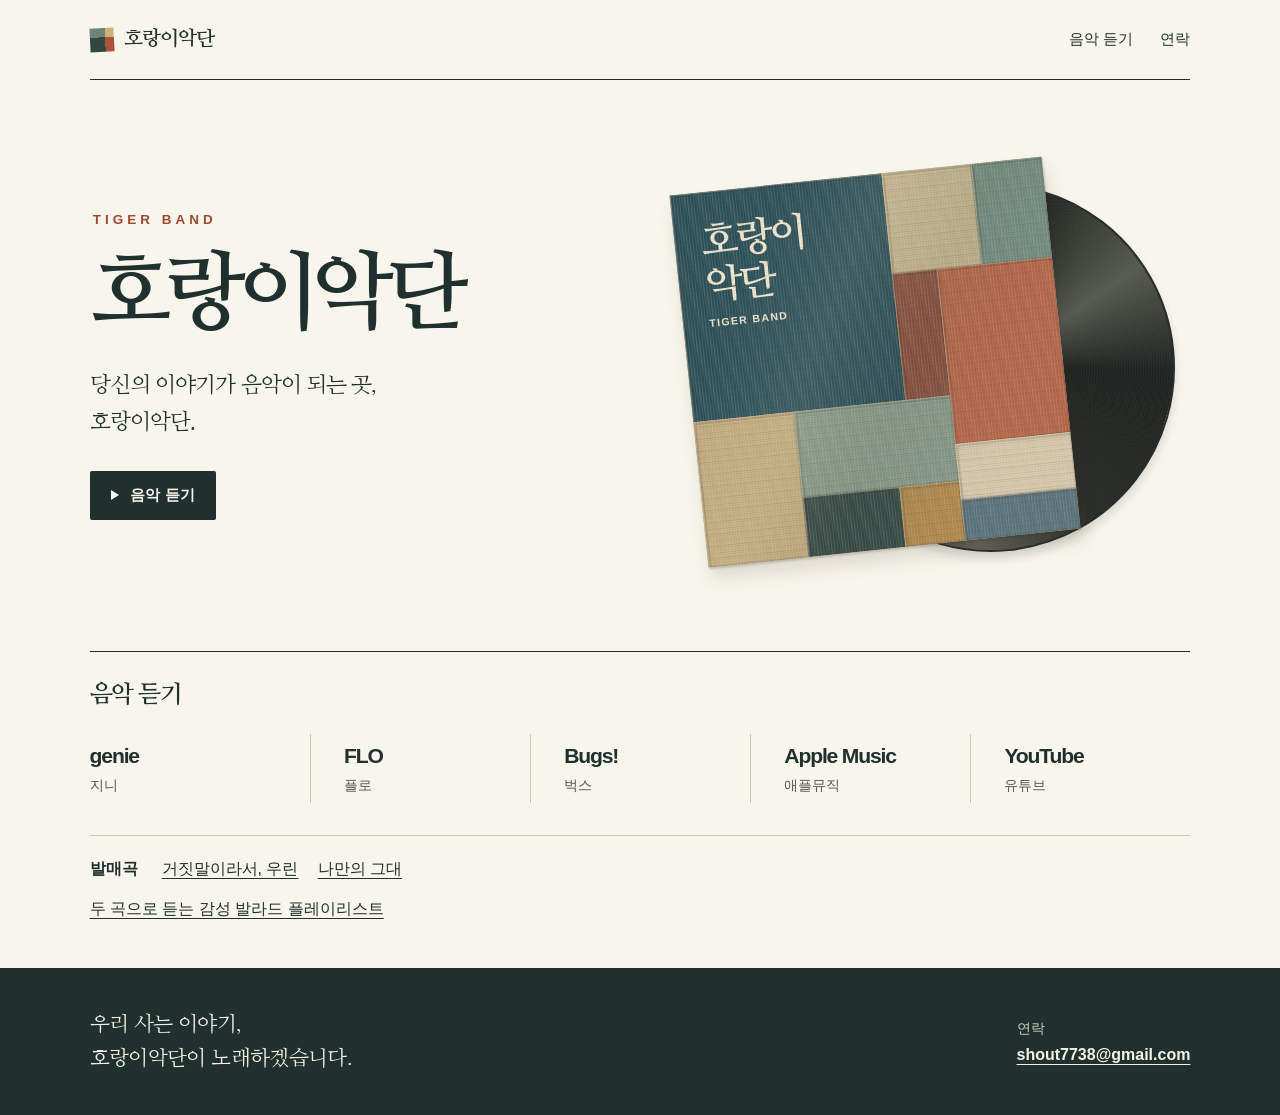
<file: index.html>
<!doctype html>
<html lang="ko">
<head>
  <meta charset="utf-8">
  <meta name="viewport" content="width=device-width, initial-scale=1">
  <meta name="theme-color" content="#f8f5ec">
  <meta name="description" content="호랑이악단(TIGER BAND)의 한국 발라드 ‘거짓말이라서, 우린’과 ‘나만의 그대’. 밤에 듣는 음악을 찾는 분을 위한 두 곡의 감상 가이드와 공식 음악 채널을 만나보세요.">
  <meta property="og:title" content="호랑이악단 · TIGER BAND">
  <meta property="og:description" content="우리 사는 이야기, 호랑이악단이 노래하겠습니다.">
  <meta property="og:site_name" content="호랑이악단">
  <meta property="og:type" content="website">
  <meta property="og:url" content="https://tiger-band.github.io/">
  <meta property="og:locale" content="ko_KR">
  <meta property="og:image" content="https://tiger-band.github.io/tiger-band-social.jpg">
  <meta property="og:image:type" content="image/jpeg">
  <meta property="og:image:width" content="1200">
  <meta property="og:image:height" content="630">
  <meta property="og:image:alt" content="한지빛 바탕에 호랑이악단 이름과 조각보 음반 재킷, 검은 레코드판">
  <meta name="twitter:card" content="summary_large_image">
  <meta name="twitter:image" content="https://tiger-band.github.io/tiger-band-social.jpg">
  <meta name="twitter:image:alt" content="한지빛 바탕에 호랑이악단 이름과 조각보 음반 재킷, 검은 레코드판">
  <title>호랑이악단 (TIGER BAND) 공식 홈페이지 · 감성 발라드 듣기</title>
  <link rel="canonical" href="https://tiger-band.github.io/">
  <script type="application/ld+json">
  {
    "@context": "https://schema.org",
    "@graph": [
      {
        "@type": "WebSite",
        "@id": "https://tiger-band.github.io/#website",
        "url": "https://tiger-band.github.io/",
        "name": "호랑이악단",
        "alternateName": "TIGER BAND",
        "inLanguage": "ko",
        "publisher": {
          "@id": "https://tiger-band.github.io/#band"
        }
      },
      {
        "@type": "MusicGroup",
        "@id": "https://tiger-band.github.io/#band",
        "name": "호랑이악단",
        "alternateName": "TIGER BAND",
        "url": "https://tiger-band.github.io/",
        "logo": "https://tiger-band.github.io/apple-touch-icon.png",
        "email": "shout7738@gmail.com",
        "sameAs": [
          "https://www.genie.co.kr/detail/artistInfo?xxnm=83567126",
          "https://www.music-flo.com/detail/artist/415296910/track?sortType=POPULARITY&roleType=ALL",
          "https://music.bugs.co.kr/artist/20274034?wl_ref=list_ar_02_search",
          "https://music.apple.com/kr/artist/%ED%98%B8%EB%9E%91%EC%9D%B4%EC%95%85%EB%8B%A8/6837998648",
          "https://www.youtube.com/@lalaentertainment2"
        ]
      }
    ]
  }
  </script>
  <link rel="icon" href="/favicon.ico" sizes="16x16 32x32 48x48">
  <link rel="apple-touch-icon" sizes="180x180" href="/apple-touch-icon.png">
  <link rel="stylesheet" href="./style.css">
</head>
<body id="top">
  <a class="skip" href="#main">본문으로 이동</a>
  <header class="wrap mast">
    <a class="brand" href="#top" aria-label="호랑이악단 처음으로"><i class="mark" aria-hidden="true"></i>호랑이악단</a>
    <nav aria-label="주 메뉴"><a href="#listen">음악 듣기</a><a href="#contact">연락</a></nav>
  </header>
  <main id="main">
    <section class="wrap hero" aria-labelledby="title">
      <div class="intro">
        <p class="roman" lang="en">TIGER BAND</p>
        <h1 id="title">호랑이악단</h1>
        <p class="tag">당신의 이야기가 음악이 되는 곳,<br>호랑이악단.</p>
        <a class="play" href="#listen"><i aria-hidden="true"></i>음악 듣기</a>
      </div>
      <div class="art" role="img" aria-label="쪽빛과 감빛 천 조각을 이은 조각보 음반 재킷과 그 옆으로 보이는 검은 레코드판">
        <div class="record"></div>
        <div class="sleeve">
          <div class="patch indigo"></div><div class="patch flax"></div><div class="patch jade"></div>
          <div class="patch chestnut"></div><div class="patch russet"></div><div class="patch oat"></div>
          <div class="patch celadon"></div><div class="patch coal"></div><div class="patch ochre"></div>
          <div class="patch cream"></div><div class="patch blue"></div>
          <div class="imprint" aria-hidden="true"><span>호랑이<br>악단</span><small>TIGER BAND</small></div>
        </div>
      </div>
    </section>
    <section class="wrap listen" id="listen" aria-labelledby="listen-title">
      <h2 id="listen-title">음악 듣기</h2>
      <ul class="services">
        <li><a href="https://www.genie.co.kr/detail/artistInfo?xxnm=83567126"><b lang="en">genie</b><span>지니</span></a></li>
        <li><a href="https://www.music-flo.com/detail/artist/415296910/track?sortType=POPULARITY&amp;roleType=ALL"><b lang="en">FLO</b><span>플로</span></a></li>
        <li><a href="https://music.bugs.co.kr/artist/20274034?wl_ref=list_ar_02_search"><b lang="en">Bugs!</b><span>벅스</span></a></li>
        <li><a href="https://music.apple.com/kr/artist/%ED%98%B8%EB%9E%91%EC%9D%B4%EC%95%85%EB%8B%A8/6837998648"><b lang="en">Apple Music</b><span>애플뮤직</span></a></li>
        <li><a href="https://www.youtube.com/@lalaentertainment2"><b lang="en">YouTube</b><span>유튜브</span></a></li>
      </ul>
      <div class="releases">
        <h3>발매곡</h3>
        <ul aria-label="애플뮤직에서 듣기">
          <li><a href="https://music.apple.com/kr/album/%EA%B1%B0%EC%A7%93%EB%A7%90%EC%9D%B4%EB%9D%BC%EC%84%9C-%EC%9A%B0%EB%A6%B0/6838153422?i=6838153431">거짓말이라서, 우린</a></li>
          <li><a href="https://music.apple.com/kr/album/%EB%82%98%EB%A7%8C%EC%9D%98-%EA%B7%B8%EB%8C%80/6838153635?i=6838153637">나만의 그대</a></li>
        </ul>
      </div>
      <p class="guide-link"><a href="/listening/">두 곡으로 듣는 감성 발라드 플레이리스트</a></p>
    </section>
  </main>
  <footer id="contact">
    <div class="wrap foot">
      <p>우리 사는 이야기,<br>호랑이악단이 노래하겠습니다.</p>
      <div><h2>연락</h2><a href="mailto:shout7738@gmail.com">shout7738@gmail.com</a></div>
    </div>
  </footer>
</body>
</html>
</file>
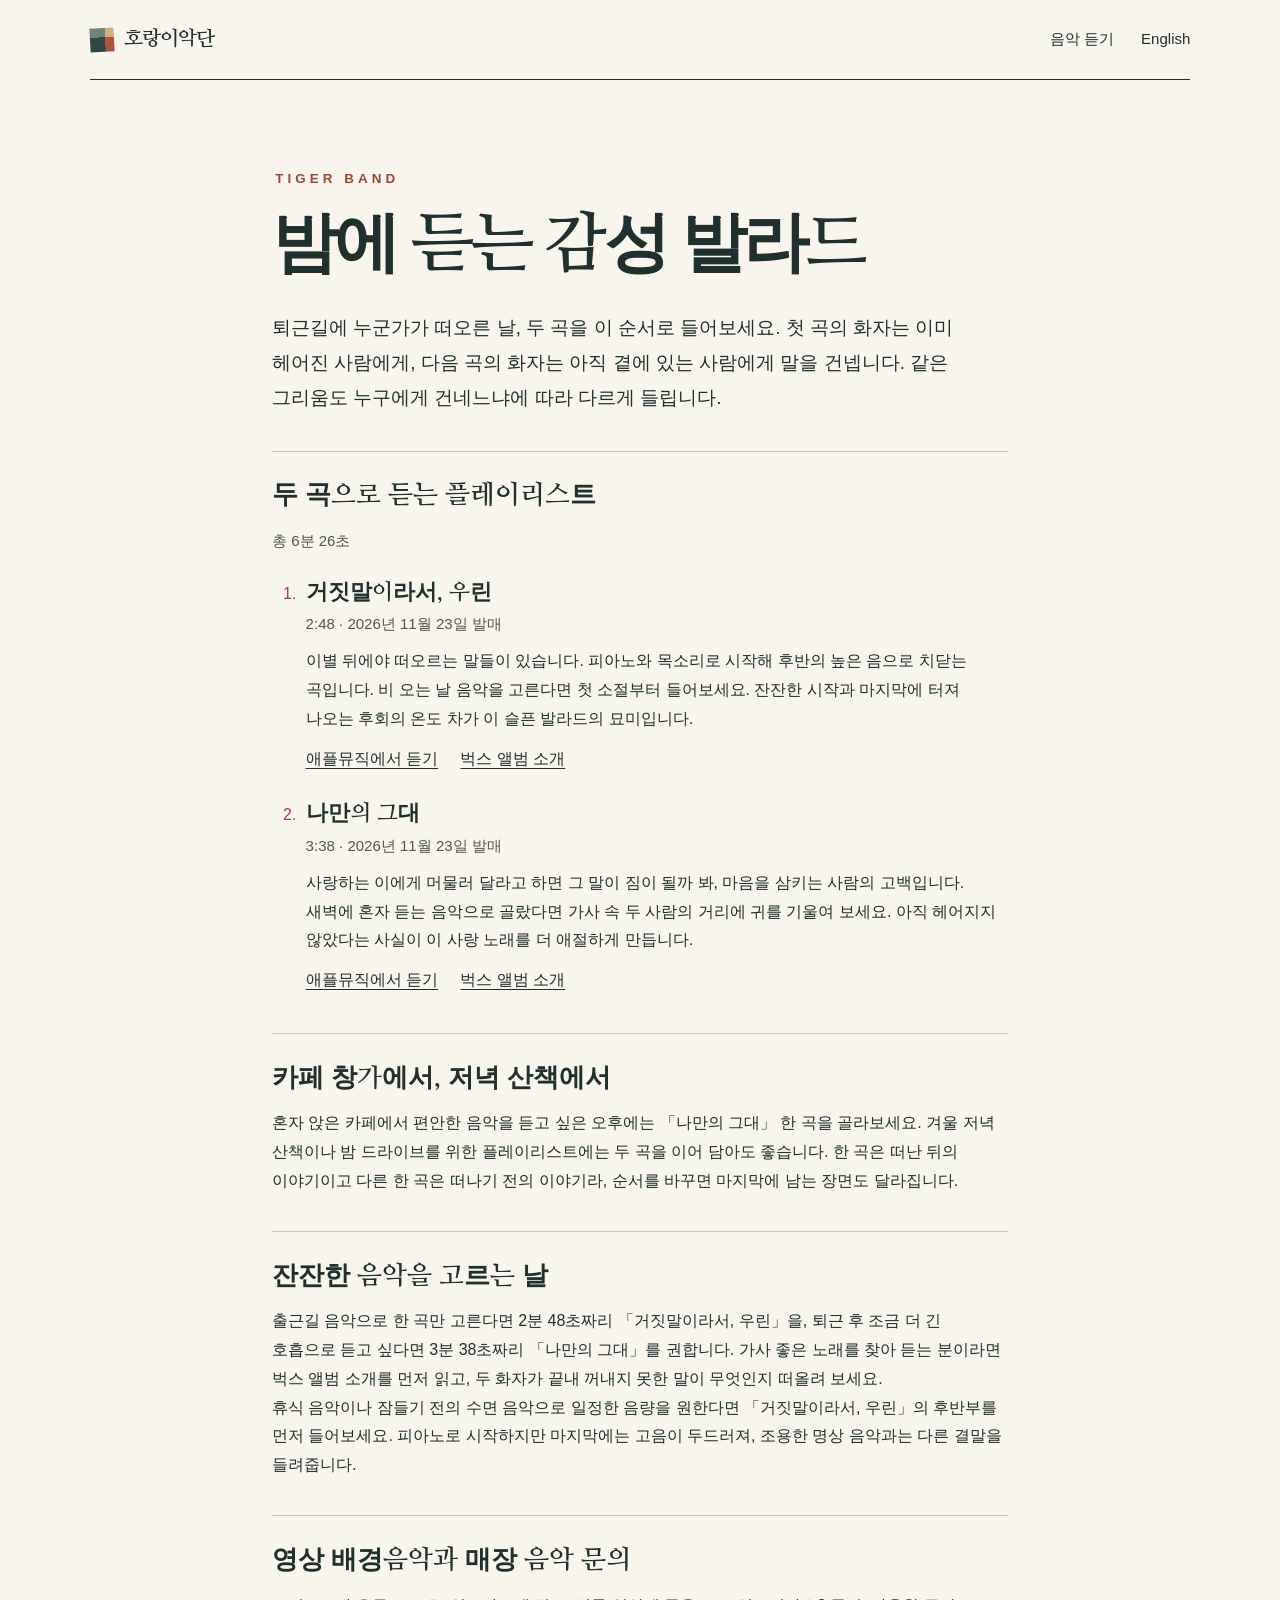
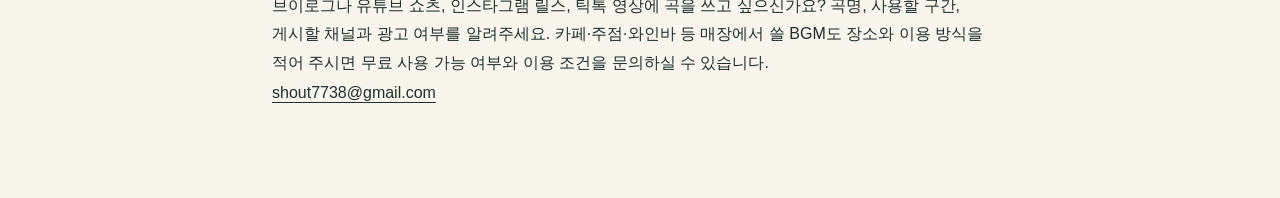
<file: listening/index.html>
<!doctype html>
<html lang="ko">
<head>
  <meta charset="utf-8">
  <meta name="viewport" content="width=device-width, initial-scale=1">
  <title>밤에 듣는 감성 발라드 플레이리스트 · 호랑이악단</title>
  <meta name="description" content="퇴근길이나 비 오는 날, 혼자 듣기 좋은 한국 발라드 두 곡. 호랑이악단의 이별 노래와 사랑 노래를 6분 26초 동안 이어 들어보세요.">
  <link rel="canonical" href="https://tiger-band.github.io/listening/">
  <link rel="alternate" hreflang="ko" href="https://tiger-band.github.io/listening/">
  <link rel="alternate" hreflang="en" href="https://tiger-band.github.io/en/listening/">
  <meta property="og:title" content="밤에 듣는 감성 발라드 플레이리스트 · 호랑이악단">
  <meta property="og:description" content="퇴근길이나 비 오는 날, 혼자 듣기 좋은 한국 발라드 두 곡. 호랑이악단의 이별 노래와 사랑 노래를 6분 26초 동안 이어 들어보세요.">
  <meta property="og:url" content="https://tiger-band.github.io/listening/">
  <meta property="og:type" content="website">
  <meta property="og:image" content="https://tiger-band.github.io/tiger-band-social.jpg">
  <meta property="og:image:alt" content="호랑이악단의 조각보 음반 재킷">
  <meta name="twitter:card" content="summary_large_image">
  <link rel="icon" href="/favicon.ico">
  <link rel="apple-touch-icon" href="/apple-touch-icon.png">
  <link rel="stylesheet" href="/style.css">
  <script type="application/ld+json">
{
  "@context": "https://schema.org",
  "@type": "CollectionPage",
  "url": "https://tiger-band.github.io/listening/",
  "name": "밤에 듣는 감성 발라드 플레이리스트 · 호랑이악단",
  "inLanguage": "ko",
  "mainEntity": {
    "@type": "ItemList",
    "numberOfItems": 2,
    "itemListElement": [
      {
        "@type": "ListItem",
        "position": 1,
        "item": {
          "@type": "MusicRecording",
          "name": "거짓말이라서, 우린",
          "byArtist": {
            "@type": "MusicGroup",
            "name": "호랑이악단",
            "@id": "https://tiger-band.github.io/#band"
          },
          "url": "https://music.apple.com/kr/album/%EA%B1%B0%EC%A7%93%EB%A7%90%EC%9D%B4%EB%9D%BC%EC%84%9C-%EC%9A%B0%EB%A6%B0/6838153422?i=6838153431",
          "sameAs": "https://music.bugs.co.kr/album/20857773",
          "duration": "PT2M48S",
          "datePublished": "2026-11-23",
          "genre": "발라드"
        }
      },
      {
        "@type": "ListItem",
        "position": 2,
        "item": {
          "@type": "MusicRecording",
          "name": "나만의 그대",
          "byArtist": {
            "@type": "MusicGroup",
            "name": "호랑이악단",
            "@id": "https://tiger-band.github.io/#band"
          },
          "url": "https://music.apple.com/kr/album/%EB%82%98%EB%A7%8C%EC%9D%98-%EA%B7%B8%EB%8C%80/6838153635?i=6838153637",
          "sameAs": "https://music.bugs.co.kr/album/20857774",
          "duration": "PT3M38S",
          "datePublished": "2026-11-23",
          "genre": "발라드"
        }
      }
    ]
  }
}
  </script>
</head>
<body>
  <a class="skip" href="#main">본문으로 이동</a>
  <header class="wrap mast">
    <a class="brand" href="/"><i class="mark" aria-hidden="true"></i><span lang="ko">호랑이악단</span></a>
    <nav aria-label="주 메뉴"><a href="/#listen">음악 듣기</a><a href="/en/listening/" lang="en" hreflang="en">English</a></nav>
  </header>
  <main class="guide" id="main">
    <p class="roman" lang="en">TIGER BAND</p>
    <h1>밤에 듣는 감성 발라드</h1>
    <p class="lede">퇴근길에 누군가가 떠오른 날, 두 곡을 이 순서로 들어보세요. 첫 곡의 화자는 이미 헤어진 사람에게, 다음 곡의 화자는 아직 곁에 있는 사람에게 말을 건넵니다. 같은 그리움도 누구에게 건네느냐에 따라 다르게 들립니다.</p>
    <section>
      <h2>두 곡으로 듣는 플레이리스트</h2>
      <p class="track-info">총 6분 26초</p>
      <ol class="tracklist">
        <li>
          <h3 lang="ko">거짓말이라서, 우린</h3>
          <p class="track-info">2:48 · 2026년 11월 23일 발매</p>
          <p>이별 뒤에야 떠오르는 말들이 있습니다. 피아노와 목소리로 시작해 후반의 높은 음으로 치닫는 곡입니다. 비 오는 날 음악을 고른다면 첫 소절부터 들어보세요. 잔잔한 시작과 마지막에 터져 나오는 후회의 온도 차가 이 슬픈 발라드의 묘미입니다.</p>
          <div class="track-links"><a href="https://music.apple.com/kr/album/%EA%B1%B0%EC%A7%93%EB%A7%90%EC%9D%B4%EB%9D%BC%EC%84%9C-%EC%9A%B0%EB%A6%B0/6838153422?i=6838153431">애플뮤직에서 듣기</a><a href="https://music.bugs.co.kr/album/20857773">벅스 앨범 소개</a></div>
        </li>
        <li>
          <h3 lang="ko">나만의 그대</h3>
          <p class="track-info">3:38 · 2026년 11월 23일 발매</p>
          <p>사랑하는 이에게 머물러 달라고 하면 그 말이 짐이 될까 봐, 마음을 삼키는 사람의 고백입니다. 새벽에 혼자 듣는 음악으로 골랐다면 가사 속 두 사람의 거리에 귀를 기울여 보세요. 아직 헤어지지 않았다는 사실이 이 사랑 노래를 더 애절하게 만듭니다.</p>
          <div class="track-links"><a href="https://music.apple.com/kr/album/%EB%82%98%EB%A7%8C%EC%9D%98-%EA%B7%B8%EB%8C%80/6838153635?i=6838153637">애플뮤직에서 듣기</a><a href="https://music.bugs.co.kr/album/20857774">벅스 앨범 소개</a></div>
        </li>
      </ol>
    </section>
    <section><h2>카페 창가에서, 저녁 산책에서</h2><p>혼자 앉은 카페에서 편안한 음악을 듣고 싶은 오후에는 「나만의 그대」 한 곡을 골라보세요. 겨울 저녁 산책이나 밤 드라이브를 위한 플레이리스트에는 두 곡을 이어 담아도 좋습니다. 한 곡은 떠난 뒤의 이야기이고 다른 한 곡은 떠나기 전의 이야기라, 순서를 바꾸면 마지막에 남는 장면도 달라집니다.</p></section>
    <section><h2>잔잔한 음악을 고르는 날</h2><p>출근길 음악으로 한 곡만 고른다면 2분 48초짜리 「거짓말이라서, 우린」을, 퇴근 후 조금 더 긴 호흡으로 듣고 싶다면 3분 38초짜리 「나만의 그대」를 권합니다. 가사 좋은 노래를 찾아 듣는 분이라면 벅스 앨범 소개를 먼저 읽고, 두 화자가 끝내 꺼내지 못한 말이 무엇인지 떠올려 보세요.</p><p>휴식 음악이나 잠들기 전의 수면 음악으로 일정한 음량을 원한다면 「거짓말이라서, 우린」의 후반부를 먼저 들어보세요. 피아노로 시작하지만 마지막에는 고음이 두드러져, 조용한 명상 음악과는 다른 결말을 들려줍니다.</p></section>
    <section><h2>영상 배경음악과 매장 음악 문의</h2><p>브이로그나 유튜브 쇼츠, 인스타그램 릴스, 틱톡 영상에 곡을 쓰고 싶으신가요? 곡명, 사용할 구간, 게시할 채널과 광고 여부를 알려주세요. 카페·주점·와인바 등 매장에서 쓸 BGM도 장소와 이용 방식을 적어 주시면 무료 사용 가능 여부와 이용 조건을 문의하실 수 있습니다.</p><a class="email" href="mailto:shout7738@gmail.com">shout7738@gmail.com</a></section>
  </main>
</body>
</html>
</file>
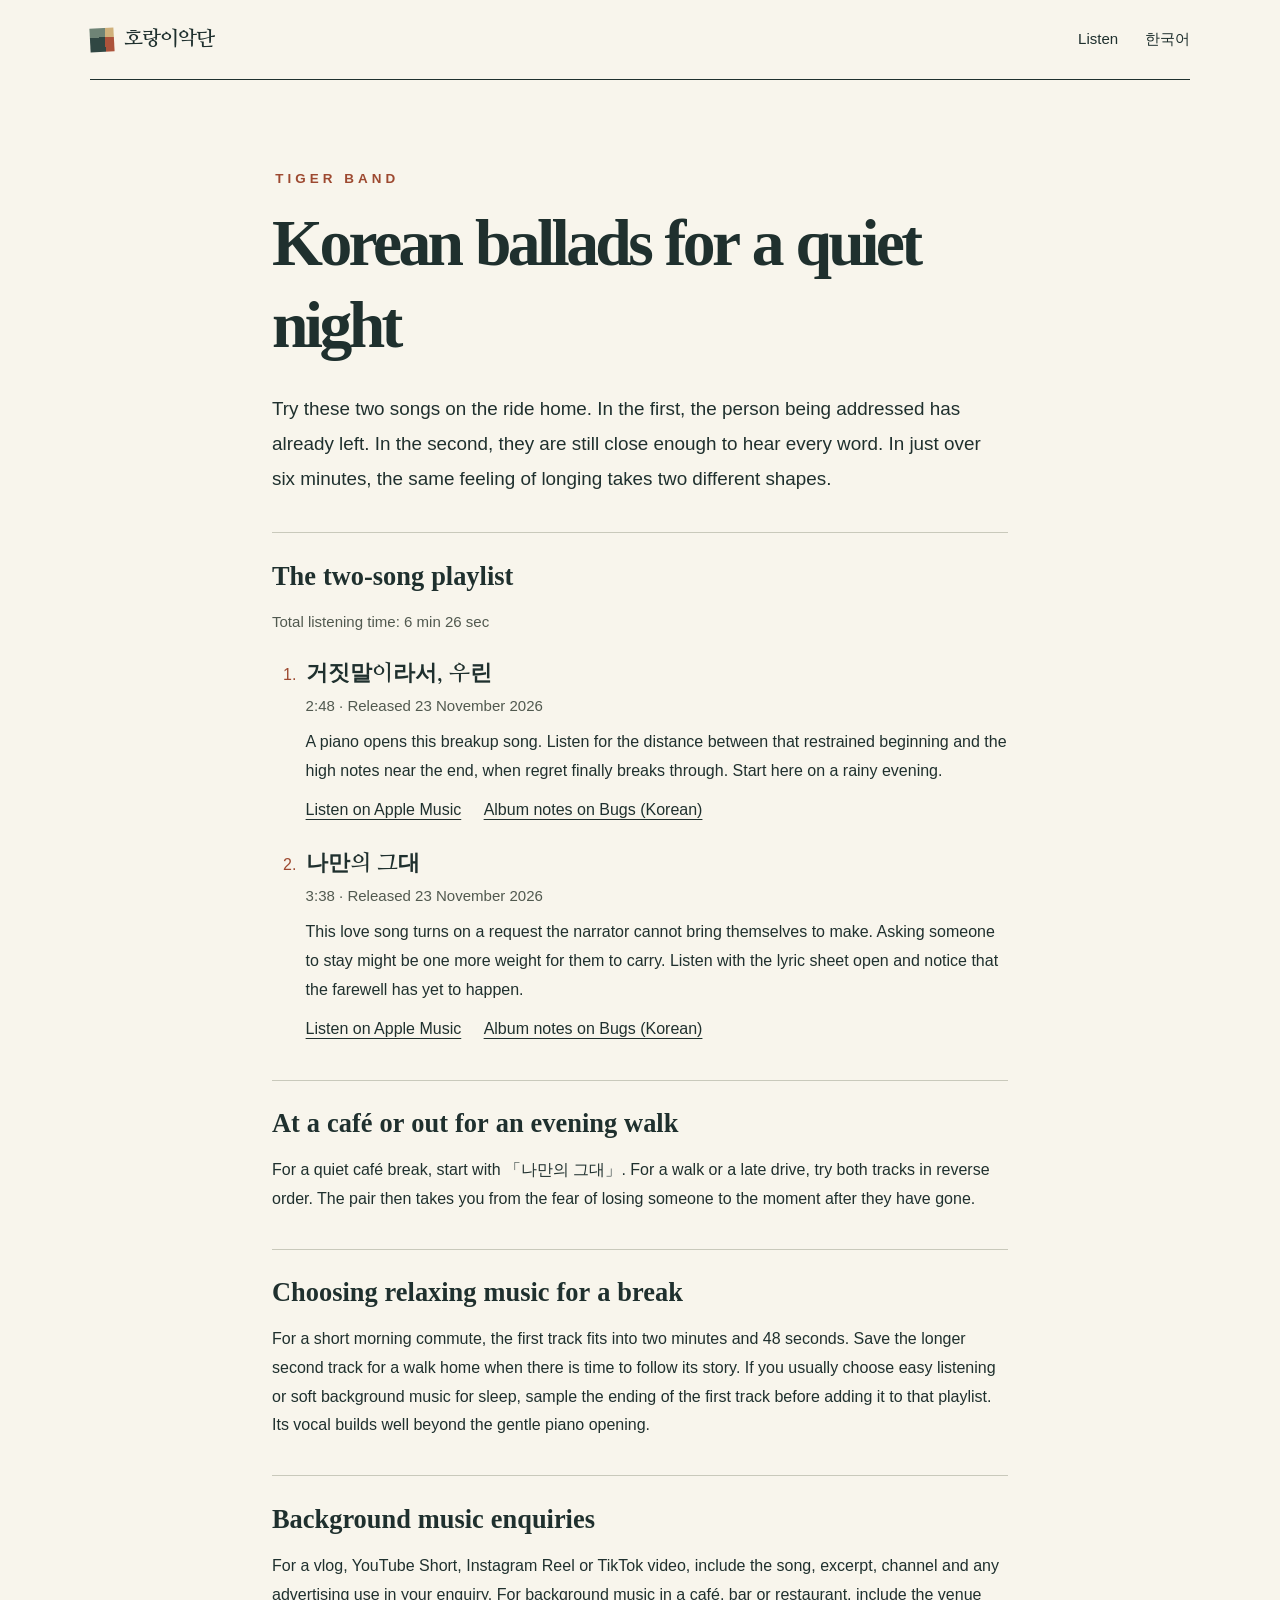
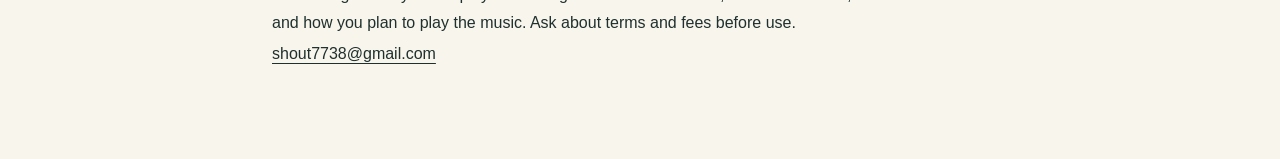
<file: en/listening/index.html>
<!doctype html>
<html lang="en">
<head>
  <meta charset="utf-8">
  <meta name="viewport" content="width=device-width, initial-scale=1">
  <title>Two Korean Ballads for a Quiet Night · TIGER BAND</title>
  <meta name="description" content="A six-minute Korean music playlist for the ride home or a rainy evening. Find two TIGER BAND singles, their stories, listening links and background music enquiries.">
  <link rel="canonical" href="https://tiger-band.github.io/en/listening/">
  <link rel="alternate" hreflang="ko" href="https://tiger-band.github.io/listening/">
  <link rel="alternate" hreflang="en" href="https://tiger-band.github.io/en/listening/">
  <meta property="og:title" content="Two Korean Ballads for a Quiet Night · TIGER BAND">
  <meta property="og:description" content="A six-minute Korean music playlist for the ride home or a rainy evening. Find two TIGER BAND singles, their stories, listening links and background music enquiries.">
  <meta property="og:url" content="https://tiger-band.github.io/en/listening/">
  <meta property="og:type" content="website">
  <meta property="og:image" content="https://tiger-band.github.io/tiger-band-social.jpg">
  <meta property="og:image:alt" content="TIGER BAND patchwork record sleeve">
  <meta name="twitter:card" content="summary_large_image">
  <link rel="icon" href="/favicon.ico">
  <link rel="apple-touch-icon" href="/apple-touch-icon.png">
  <link rel="stylesheet" href="/style.css">
  <script type="application/ld+json">
{
  "@context": "https://schema.org",
  "@type": "CollectionPage",
  "url": "https://tiger-band.github.io/en/listening/",
  "name": "Two Korean Ballads for a Quiet Night · TIGER BAND",
  "inLanguage": "en",
  "mainEntity": {
    "@type": "ItemList",
    "numberOfItems": 2,
    "itemListElement": [
      {
        "@type": "ListItem",
        "position": 1,
        "item": {
          "@type": "MusicRecording",
          "name": "거짓말이라서, 우린",
          "byArtist": {
            "@type": "MusicGroup",
            "name": "호랑이악단",
            "@id": "https://tiger-band.github.io/#band"
          },
          "url": "https://music.apple.com/kr/album/%EA%B1%B0%EC%A7%93%EB%A7%90%EC%9D%B4%EB%9D%BC%EC%84%9C-%EC%9A%B0%EB%A6%B0/6838153422?i=6838153431",
          "sameAs": "https://music.bugs.co.kr/album/20857773",
          "duration": "PT2M48S",
          "datePublished": "2026-11-23",
          "genre": "Korean ballad"
        }
      },
      {
        "@type": "ListItem",
        "position": 2,
        "item": {
          "@type": "MusicRecording",
          "name": "나만의 그대",
          "byArtist": {
            "@type": "MusicGroup",
            "name": "호랑이악단",
            "@id": "https://tiger-band.github.io/#band"
          },
          "url": "https://music.apple.com/kr/album/%EB%82%98%EB%A7%8C%EC%9D%98-%EA%B7%B8%EB%8C%80/6838153635?i=6838153637",
          "sameAs": "https://music.bugs.co.kr/album/20857774",
          "duration": "PT3M38S",
          "datePublished": "2026-11-23",
          "genre": "Korean ballad"
        }
      }
    ]
  }
}
  </script>
</head>
<body>
  <a class="skip" href="#main">Skip to content</a>
  <header class="wrap mast">
    <a class="brand" href="/"><i class="mark" aria-hidden="true"></i><span lang="ko">호랑이악단</span></a>
    <nav aria-label="Navigation"><a href="/#listen">Listen</a><a href="/listening/" lang="ko" hreflang="ko">한국어</a></nav>
  </header>
  <main class="guide" id="main">
    <p class="roman" lang="en">TIGER BAND</p>
    <h1>Korean ballads for a quiet night</h1>
    <p class="lede">Try these two songs on the ride home. In the first, the person being addressed has already left. In the second, they are still close enough to hear every word. In just over six minutes, the same feeling of longing takes two different shapes.</p>
    <section>
      <h2>The two-song playlist</h2>
      <p class="track-info">Total listening time: 6 min 26 sec</p>
      <ol class="tracklist">
        <li>
          <h3 lang="ko">거짓말이라서, 우린</h3>
          <p class="track-info">2:48 · Released 23 November 2026</p>
          <p>A piano opens this breakup song. Listen for the distance between that restrained beginning and the high notes near the end, when regret finally breaks through. Start here on a rainy evening.</p>
          <div class="track-links"><a href="https://music.apple.com/kr/album/%EA%B1%B0%EC%A7%93%EB%A7%90%EC%9D%B4%EB%9D%BC%EC%84%9C-%EC%9A%B0%EB%A6%B0/6838153422?i=6838153431">Listen on Apple Music</a><a href="https://music.bugs.co.kr/album/20857773">Album notes on Bugs (Korean)</a></div>
        </li>
        <li>
          <h3 lang="ko">나만의 그대</h3>
          <p class="track-info">3:38 · Released 23 November 2026</p>
          <p>This love song turns on a request the narrator cannot bring themselves to make. Asking someone to stay might be one more weight for them to carry. Listen with the lyric sheet open and notice that the farewell has yet to happen.</p>
          <div class="track-links"><a href="https://music.apple.com/kr/album/%EB%82%98%EB%A7%8C%EC%9D%98-%EA%B7%B8%EB%8C%80/6838153635?i=6838153637">Listen on Apple Music</a><a href="https://music.bugs.co.kr/album/20857774">Album notes on Bugs (Korean)</a></div>
        </li>
      </ol>
    </section>
    <section><h2>At a café or out for an evening walk</h2><p>For a quiet café break, start with 「나만의 그대」. For a walk or a late drive, try both tracks in reverse order. The pair then takes you from the fear of losing someone to the moment after they have gone.</p></section>
    <section><h2>Choosing relaxing music for a break</h2><p>For a short morning commute, the first track fits into two minutes and 48 seconds. Save the longer second track for a walk home when there is time to follow its story. If you usually choose easy listening or soft background music for sleep, sample the ending of the first track before adding it to that playlist. Its vocal builds well beyond the gentle piano opening.</p></section>
    <section><h2>Background music enquiries</h2><p>For a vlog, YouTube Short, Instagram Reel or TikTok video, include the song, excerpt, channel and any advertising use in your enquiry. For background music in a café, bar or restaurant, include the venue and how you plan to play the music. Ask about terms and fees before use.</p><a class="email" href="mailto:shout7738@gmail.com">shout7738@gmail.com</a></section>
  </main>
</body>
</html>
</file>
<file: style.css>
@font-face { font-family: 'Tigers Myeongjo'; font-style: normal; font-weight: 400; font-display: swap; src: url('./fonts/myeongjo-400.ttf') format('truetype'); }
@font-face { font-family: 'Tigers Myeongjo'; font-style: normal; font-weight: 700; font-display: swap; src: url('./fonts/myeongjo-700.ttf') format('truetype'); }
:root {
  --paper: #f8f5ec;
  --ink: #1f302e;
  --clay: #9d4930;
  --line: #c9c9bb;
  --serif: "Tigers Myeongjo", "Nanum Myeongjo", AppleMyungjo, Batang, serif;
}
* { box-sizing: border-box; }
html { scroll-padding-top: 1.5rem; }
body { margin: 0; background: var(--paper); color: var(--ink); font-family: -apple-system, BlinkMacSystemFont, "Malgun Gothic", sans-serif; word-break: keep-all; }
a { color: inherit; text-decoration: none; }
a:focus-visible { outline: 3px solid #bd6435; outline-offset: 4px; }
.wrap { width: min(86%, 1180px); margin-inline: auto; }
.skip { position: fixed; left: 1rem; top: -8rem; z-index: 5; background: var(--ink); color: white; padding: .8rem; }
.skip:focus { top: 1rem; }
.mast { display: flex; align-items: center; justify-content: space-between; min-height: 80px; border-bottom: 1px solid var(--ink); }
.brand { display: inline-flex; gap: .65rem; align-items: center; font: 700 1.25rem var(--serif); letter-spacing: -.05em; }
.mark { width: 24px; height: 24px; display: inline-block; background: conic-gradient(from 90deg at 63% 39%, #ac533b 25%, #304743 0 50%, #6f8476 0 75%, #d0b17b 0); transform: rotate(-3deg); }
nav { display: flex; gap: 1.7rem; font-size: .94rem; }
nav a { padding-block: .8rem; }
nav a:hover { text-decoration: underline; text-underline-offset: .4em; }
.hero { display: grid; grid-template-columns: 1fr 1fr; align-items: center; gap: 3%; padding-block: clamp(3.5rem,6.8vw,6.8rem); }
.roman { margin: 0 0 1.15rem .2rem; font: 650 .84rem/1.3 Arial, sans-serif; letter-spacing: .3em; color: var(--clay); }
h1,h2,p { margin: 0; }
h1 { font: 700 clamp(3.5rem,6.7vw,6.7rem)/1.14 var(--serif); letter-spacing: -.09em; }
.tag { font: 400 clamp(1.25rem,1.75vw,1.65rem)/1.65 var(--serif); letter-spacing: -.04em; margin: 1.4rem 0 1.85rem; }
.play { display: inline-flex; align-items: center; gap: .7rem; background: var(--ink); color: var(--paper); border-radius: 2px; padding: .9rem 1.35rem; font-size: .96rem; font-weight: 650; }
.play i { width: 0; height: 0; border-block: 5px solid transparent; border-left: 8px solid currentColor; }
.play:hover { background: #39544e; }
.art { width: 96%; margin-inline: auto; position: relative; aspect-ratio: 1.29; isolation: isolate; }
.record { position: absolute; width: 72%; aspect-ratio: 1; border-radius: 50%; top: 4%; right: 1%; transform: rotate(16deg); background: repeating-radial-gradient(circle, transparent 0 1.1px,#a9aa981a 1.5px,transparent 2.7px), conic-gradient(#202420,#555950 40deg,#1f2220 75deg,#292b27 130deg,#606359 168deg,#232522 211deg,#53574d 265deg,#202220 320deg,#202420); box-shadow: 2px 6px 8px #24312823; border: 2px solid #292d29; }
.sleeve { position: absolute; width: 73%; aspect-ratio: 1; top: 2%; left: 4%; transform: rotate(-6deg); background: #b2a58c; box-shadow: 1px 2px 2px #342d2030, 3px 12px 17px #332c1f22; overflow: hidden; }
.patch { position: absolute; background: var(--fabric); left: var(--x); top: var(--y); width: var(--w); height: var(--h); box-shadow: inset 1px 1px #fbf3d653, inset 3px 3px #342b242b, inset -1px -1px #3d362638; }
.indigo { --x:0%; --y:0%; --w:57%; --h:61%; --fabric:#294e58; }
.flax { --x:57%; --y:0%; --w:24%; --h:27%; --fabric:#c1b28c; }
.jade { --x:81%; --y:0%; --w:19%; --h:27%; --fabric:#718d81; }
.chestnut { --x:57%; --y:27%; --w:12%; --h:34%; --fabric:#864f3e; }
.russet { --x:69%; --y:27%; --w:31%; --h:47%; --fabric:#b46649; }
.oat { --x:0%; --y:61%; --w:27%; --h:39%; --fabric:#c1aa7d; }
.celadon { --x:27%; --y:61%; --w:42%; --h:23%; --fabric:#869989; }
.coal { --x:27%; --y:84%; --w:26%; --h:16%; --fabric:#344946; }
.ochre { --x:53%; --y:84%; --w:16%; --h:16%; --fabric:#af884d; }
.cream { --x:69%; --y:74%; --w:31%; --h:15%; --fabric:#d7c8ac; }
.blue { --x:69%; --y:89%; --w:31%; --h:11%; --fabric:#59727b; }
.sleeve::after { content: ""; position: absolute; inset: 0; pointer-events: none; background-image: repeating-linear-gradient(0deg,transparent 0 1px,#322c241f 1.3px,transparent 2.4px),repeating-linear-gradient(89deg,transparent 0 1px,#fff9e32e 1.3px,transparent 2.8px),linear-gradient(118deg,transparent 20%,#fff4d112 38%,#2c281b0e 57%,transparent 78%); }
.imprint { position: absolute; left: 7%; top: 8%; color: #f1e6cf; }
.imprint span { display:block; font: 700 clamp(1.45rem,3.1vw,3rem)/1.1 var(--serif); letter-spacing:-.08em; }
.imprint small { display:block; margin-top: .7em; font: 600 .66rem Arial,sans-serif; letter-spacing:.13em; }
.listen { border-top: 1px solid var(--ink); padding-block: 1.75rem 3rem; }
.listen h2 { font: 700 1.5rem var(--serif); letter-spacing: -.06em; }
.services { display: grid; grid-template-columns: repeat(5,1fr); list-style:none; padding:0; margin:1.45rem 0 0; }
.services li + li { border-left: 1px solid var(--line); }
.services a { display:flex; flex-direction:column; gap:.45rem; padding: .5rem 0 .5rem clamp(1rem,2.6vw,2.6rem); }
.services li:first-child a { padding-left: 0; }
.services b { font: 650 clamp(1.15rem,1.65vw,1.6rem)/1.3 Arial,sans-serif; letter-spacing:-.055em; }
.services span { font-size: .9rem; color:#51594f; }
.services a:hover b { color:var(--clay); text-decoration:underline; text-underline-offset:.2em; }
.releases { display: flex; align-items: baseline; flex-wrap: wrap; gap: .6rem 1.5rem; margin-top: 2rem; padding-top: 1rem; border-top: 1px solid var(--line); }
.releases h3 { margin: 0; font-size: 1rem; }
.releases ul { display: flex; flex-wrap: wrap; gap: .5rem 1.2rem; margin: 0; padding: 0; list-style: none; }
.releases a { display: inline-block; padding-block: .4rem; text-decoration: underline; text-underline-offset: .25em; }
.releases a:hover { color: var(--clay); }
footer { color:#f5f0e4; background:var(--ink); }
.foot { display:flex; align-items:center; justify-content:space-between; gap:2rem; padding-block:2.5rem; }
.foot p { font: 400 1.32rem/1.6 var(--serif); letter-spacing:-.03em; }
.foot h2 { font-size:.9rem; font-weight:500; color:#cbd1c4; margin-bottom:.5rem; }
.foot a { font-weight:550; text-decoration:underline; text-underline-offset:.25em; }
@media(max-width:700px) {
  .wrap { width:88%; }
  .mast { min-height:64px; }
  nav { gap:1rem; }
  .hero { grid-template-columns:1fr; gap:2rem; padding-block:2.75rem 2rem; }
  h1 { font-size:clamp(3rem,12vw,4.75rem); }
  .tag { margin:1rem 0 1.25rem; }
  .art { width:min(94%,370px); }
  .imprint span { font-size:clamp(1.6rem,7vw,2.3rem); }
  .listen { padding-block:1.5rem 2rem; }
  .services { grid-template-columns:1fr; margin-top:.75rem; }
  .services li + li { border-left:0; }
  .services li { border-bottom:1px solid var(--line); }
  .services a { flex-direction:row; align-items:center; justify-content:space-between; padding:1rem 0; }
  .foot { flex-direction:column; align-items:flex-start; gap:1.5rem; }
}

.guide-link { margin-top: .8rem; font-size: 1rem; }
.guide-link a, .guide a { text-decoration: underline; text-underline-offset: .25em; }
.guide-link a:hover, .guide a:hover { color: var(--clay); }
.guide { width: min(86%, 46rem); margin: clamp(3rem, 7vw, 6rem) auto; }
.guide h1 { font-size: clamp(2.4rem, 6vw, 4.1rem); letter-spacing: -.055em; line-height: 1.24; }
.guide .lede { font-size: 1.18rem; line-height: 1.85; margin-top: 1.5rem; }
.guide section { border-top: 1px solid var(--line); margin-top: 2.2rem; padding-top: 1.6rem; }
.guide h2 { font: 700 1.65rem/1.4 var(--serif); margin-bottom: .8rem; }
.guide section p { line-height: 1.8; }
.guide .track-info { color: #51594f; font-size: .94rem; }
.tracklist { padding-left: 1.8rem; margin: 1.3rem 0 0; }
.tracklist li { padding-left: .3rem; margin-block: 1.4rem; }
.tracklist li::marker { color: var(--clay); }
.tracklist h3 { font: 700 1.35rem var(--serif); margin: 0 0 .3rem; }
.track-info + p { margin-top: .6rem; }
.track-links { display: flex; flex-wrap: wrap; gap: .4rem 1.4rem; margin-top: .55rem; }
.track-links a, .guide .email { display: inline-block; padding-block: .4rem; }
html[lang="en"] .guide { word-break: normal; }
</file>
